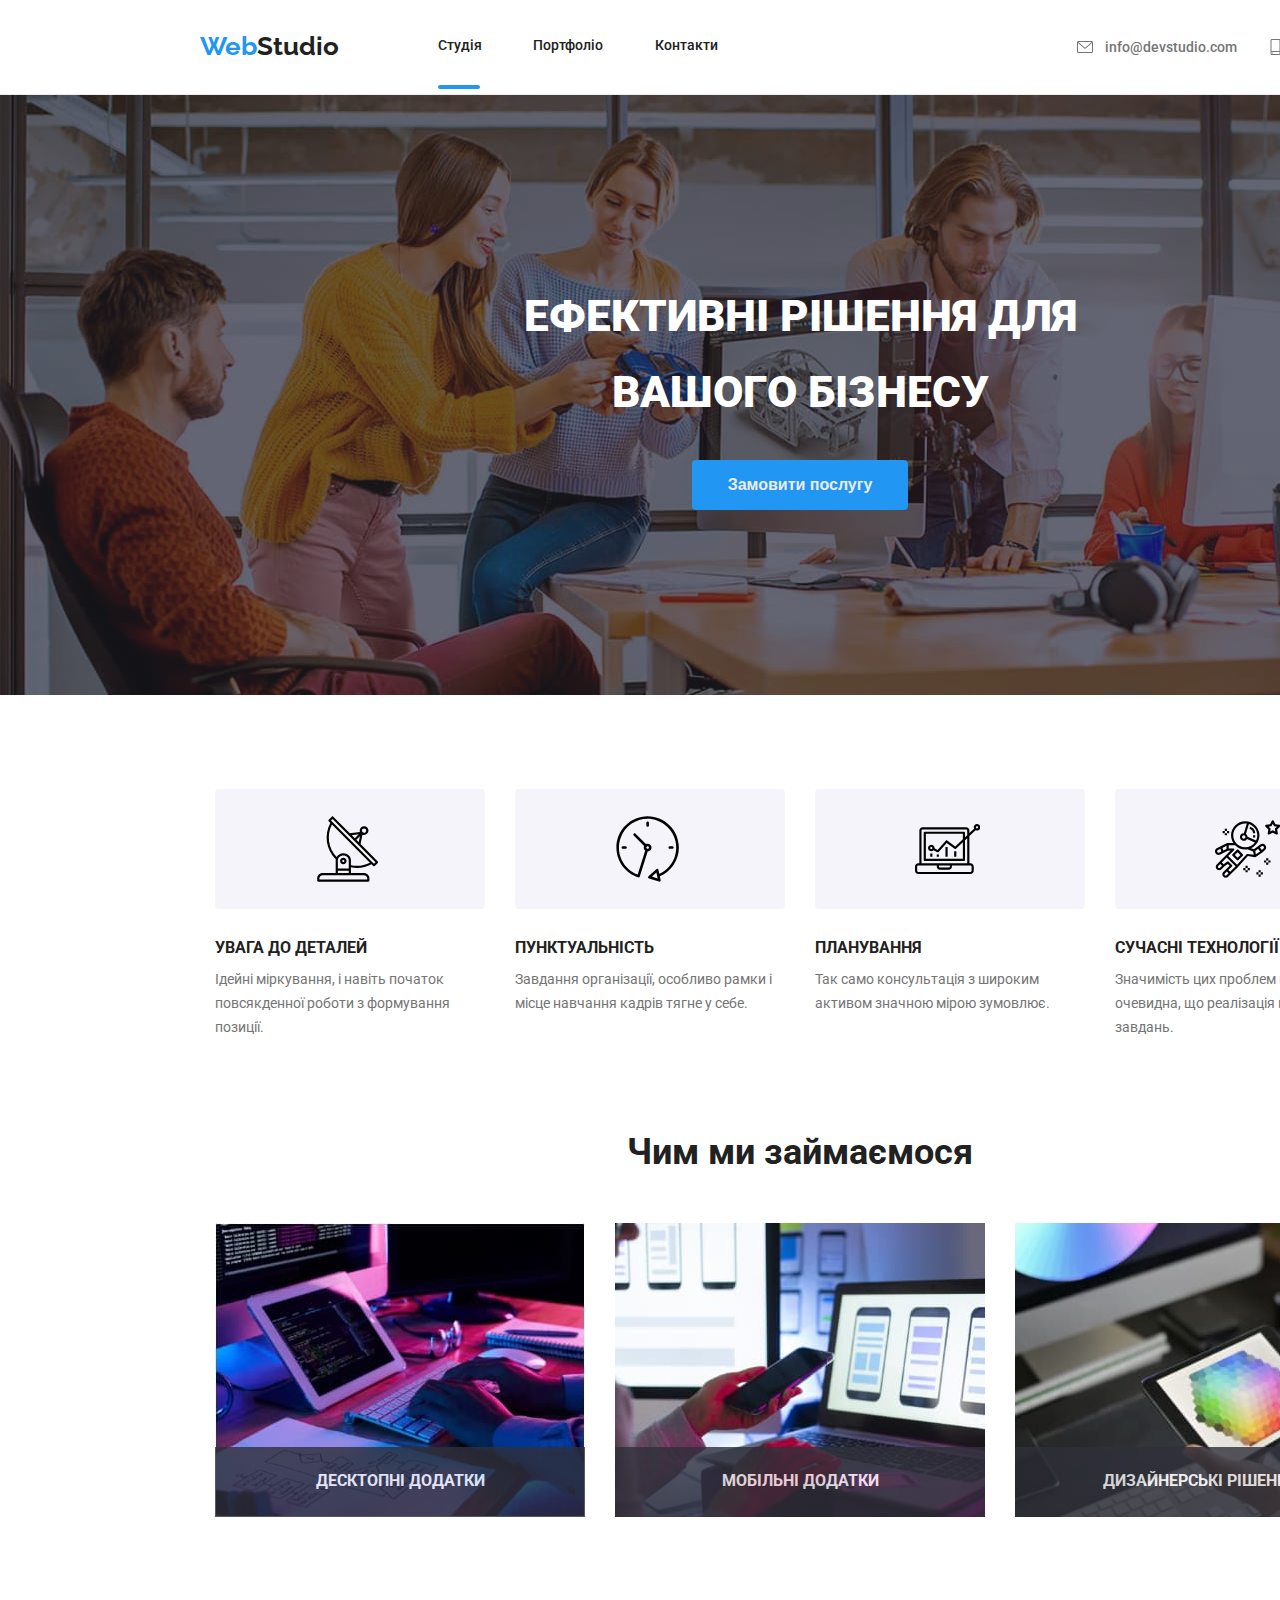
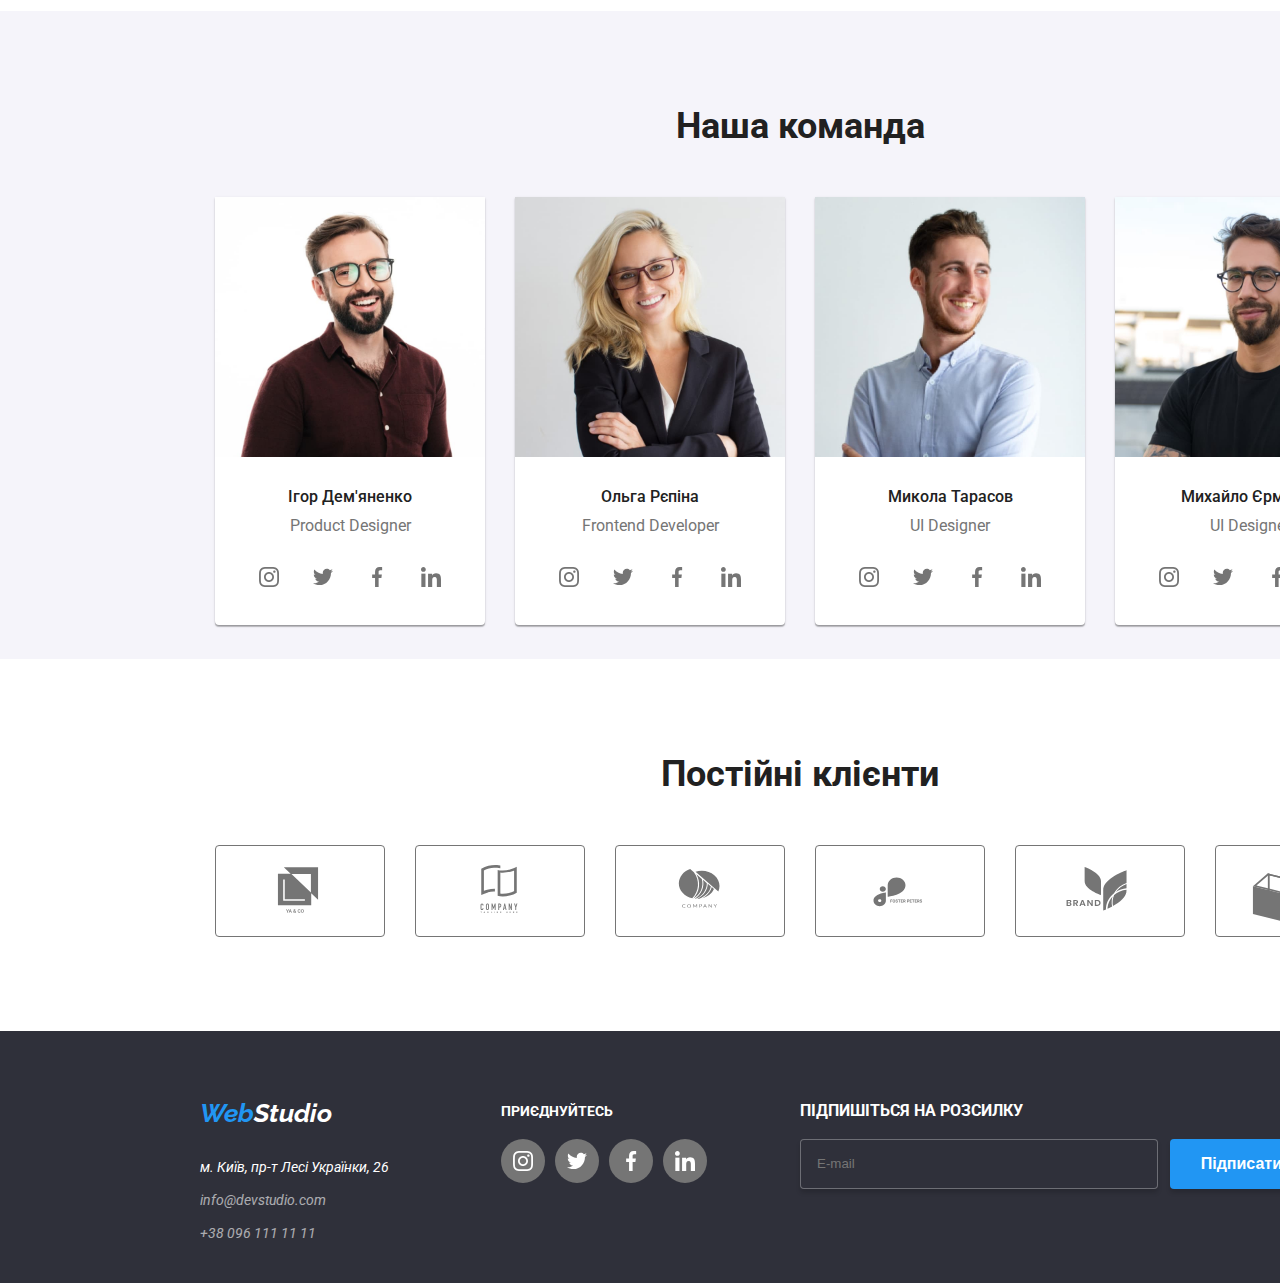
<file: index.html>
<!DOCTYPE html>
<html lang="ua">
  <head>
    <meta charset="UTF-8" />
    <meta name="viewport" content="width=device-width, initial-scale=1.0" />
    <title>Наша студія MoGo</title>
    <link rel="preconnect" href="https://fonts.googleapis.com" />
    <link rel="preconnect" href="https://fonts.gstatic.com" crossorigin />
    <link
      href="https://fonts.googleapis.com/css2?family=Raleway:ital,wght@0,100..900;1,100..900&family=Roboto&display=swap"
      rel="stylesheet"
    />
    <link rel="stylesheet" href="./css/style.css" />
    <link rel="stylesheet" href="./css/normalize.css" />
  </head>
  <body>
    <header class="header">
      <div class="container header-flex">
        <h2 class="visually-hidden"></h2>
        <a class="header-logo" href="./index.html"
          ><p lang="en">
            <span class="logo-start">Web</span
            ><span class="logo-end">Studio</span>
          </p></a
        >
        <nav class="header-nav">
          <ul class="header-list">
            <li class="header-item">
              <a class="header-link header-hover-item header-first-link" href="./index.html">Студія</a>
            </li>
            <li class="header-item">
              <a class="header-link header-hover-item" href="./portfolio.html">Портфоліо</a>
            </li>
            <li class="header-item">
              <a class="header-link header-hover-item" href="#">Контакти</a>
            </li>
          </ul>
        </nav>
        <ul class="header-contact">
          <li class="header-contact-item">
            <svg class="header-contact-email-img header-contact-img" width="20px" height="16px">
              <use href="./img/sprite.svg#envelope"></use>
            </svg>
            <a class="header-contact-mail header-contact-link header-hover-item" href="mailto:info@devstudio.com"
              >info@devstudio.com</a
            >
          </li>
          <li class="header-contact-item">
            <svg class="header-contact-smartphone-img header-contact-img" width="17px" height="16px">
              <use href="./img/sprite.svg#smartphone"></use>
            </svg>
            <a class="header-contact-number header-contact-link header-hover-item" href="tel:+380961111111"
              >+38 096 111 11 11</a
            >
          </li>
        </ul>
      </div>
    </header>
    <main class="main">
      <section class="hero">
        <div class="container hero-flex">
          <h1 class="hero-title">ЕФЕКТИВНІ РІШЕННЯ ДЛЯ ВАШОГО БІЗНЕСУ</h1>
          <button class="hero-button btn-open" type="button" data-modal-open>Замовити послугу</button>
        </div>
      </section>
      <section class="information">
        <div class="container information-flex">
          <h2 class="visually-hidden"></h2>
          <ul class="information-list">
            <li class="information-item">
              <div class="information-img-background">
                <svg class="information-img">
                  <use href="./img/sprite.svg#antenna"></use>
                </svg>
              </div>
              <h3 class="information-name">УВАГА ДО ДЕТАЛЕЙ</h3>
              <p class="information-main">
                Ідейні міркування, і навіть початок повсякденної роботи з
                формування позиції.
              </p>
            </li>
            <li class="information-item">
              <div class="information-img-background">
                <svg class="information-img">
                  <use href="./img/sprite.svg#clock"></use>
                </svg>
              </div>
              <h3 class="information-name">ПУНКТУАЛЬНІСТЬ</h3>
              <p class="information-main">
                Завдання організації, особливо рамки і місце навчання кадрів
                тягне у себе.
              </p>
            </li>
            <li class="information-item">
              <div class="information-img-background">
                <svg class="information-img">
                  <use href="./img/sprite.svg#diagram"></use>
                </svg>
              </div>
              <h3 class="information-name">ПЛАНУВАННЯ</h3>
              <p class="information-main">
                Так само консультація з широким активом значною мірою зумовлює.
              </p>
            </li>
            <li class="information-item">
              <div class="information-img-background">
                <svg class="information-img">
                  <use href="./img/sprite.svg#astronaut"></use>
                </svg>
              </div>
              <h3 class="information-name">СУЧАСНІ ТЕХНОЛОГІЇ</h3>
              <p class="information-main">
                Значимість цих проблем настільки очевидна, що реалізація
                планових завдань.
              </p>
            </li>
          </ul>
        </div>
      </section>
      <section class="work">
        <div class="container work-flex">
          <h2 class="work-name">Чим ми займаємося</h2>
          <ul class="work-list">
            <li class="work-item">
              <div class="work-img-div">
                <img
                class="work-img"
                src="./img/programming.jpg"
                alt="Програмування"
                width="370"
                height="294"
                />
                <h3 class="work-img-h3">
                  ДЕСКТОПНІ ДОДАТКИ
                </h3>
            </img>
            </li>
            <li class="work-item">
              <div class="work-img-div">
                <img
                class="work-img"
                src="./img/creatings-saits.jpg"
                alt="Створення сайтів"
                width="370"
                height="294"
                />
                <h3 class="work-img-h3">
                  МОБІЛЬНІ ДОДАТКИ
                </h3>
              </div>
              </img>
            </li>
            <li class="work-item">
              <div class="work-img-div">
                <img
                class="work-img"
                src="./img/desing.jpg"
                alt="Створення дизайну"
                width="370"
                height="294"
                />
                <h3 class="work-img-h3">
                  ДИЗАЙНЕРСЬКІ РІШЕННЯ
                </h3>
              </div>
              </img>
            </li>
          </ul>
        </div>
      </section>
      <section class="team">
        <div class="container team-flex">
          <h2 class="team-name">Наша команда</h2>
          <ul class="team-list">
            <li class="team-item">
              <figure class="team-figure">
                <img
                  class="team-img"
                  src="./img/product-designer.jpg  "
                  alt="Ігор Дем'яненко Product Designer"
                  width="270"
                  height="260"
                />
                <figcaption class="team-caption">
                  Ігор Дем'яненко
                  <p class="team-job" lang="en">Product Designer</p>
                </figcaption>
              </figure>
              <ul class="team-social-media-list">
                <li class="team-social-media-item">
                  <a class="information-social-media-link" href="https://www.instagram.com" target="_blank" rel="noopener noreferrer">
                    <svg class="team-social-media-svg">
                      <use href="./img/sprite.svg#instagram" class="team-social-media-link"></use>
                    </svg>
                  </a>
                </li>
                <li class="team-social-media-item">
                  <a class="information-social-media-link" href="https://x.com/?lang=ru" target="_blank" rel="noopener noreferrer">
                    <svg class="team-social-media-svg">
                      <use href="./img/sprite.svg#twitter" class="team-social-media-use"></use>
                    </svg>
                  </a>
                </li>
                <li class="team-social-media-item">
                  <a class="information-social-media-link" href="https://uk-ua.facebook.com" target="_blank" rel="noopener noreferrer">
                    <svg class="team-social-media-svg">
                      <use href="./img/sprite.svg#facebook" class="team-social-media-use"></use>
                    </svg>
                  </a>
                </li>
                <li class="team-social-media-item">
                  <a class="information-social-media-link" href="https://ua.linkedin.com" target="_blank" rel="noopener noreferrer">
                    <svg class="team-social-media-svg">
                      <use href="./img/sprite.svg#linkedin" class="team-social-media-use"></use>
                    </svg>
                  </a>
                </li>
              </ul>
            </li>
            <li class="team-item">
              <figure class="team-figure">
                <img
                  class="team-img"
                  src="./img/frontend-developer.jpg"
                  alt="Ольга Рєпіна Frontend Developer"
                  width="270"
                  height="260"
                />
                <figcaption class="team-caption">
                  Ольга Рєпіна
                  <p class="team-job" lang="en">Frontend Developer</p>
                </figcaption>
              </figure>
              <ul class="team-social-media-list">
                <li class="team-social-media-item">
                  <a class="information-social-media-link" href="https://www.instagram.com" target="_blank" rel="noopener noreferrer">
                    <svg class="team-social-media-svg">
                      <use href="./img/sprite.svg#instagram" class="team-social-media-link"></use>
                    </svg>
                  </a>
                </li>
                <li class="team-social-media-item">
                  <a class="information-social-media-link" href="https://x.com/?lang=ru" target="_blank" rel="noopener noreferrer">
                    <svg class="team-social-media-svg">
                      <use href="./img/sprite.svg#twitter" class="team-social-media-use"></use>
                    </svg>
                  </a>
                </li class="team-social-media-item">
                <li class="team-social-media-item">
                  <a class="information-social-media-link" href="https://uk-ua.facebook.com" target="_blank" rel="noopener noreferrer">
                    <svg class="team-social-media-svg">
                      <use href="./img/sprite.svg#facebook" class="team-social-media-use"></use>
                    </svg>
                  </a>
                </li>
                <li class="team-social-media-item">
                  <a class="information-social-media-link" href="https://ua.linkedin.com" target="_blank" rel="noopener noreferrer">
                    <svg class="team-social-media-svg">
                      <use href="./img/sprite.svg#linkedin" class="team-social-media-use"></use>
                    </svg>
                  </a>
                </li>
              </ul>
            </li>
            <li class="team-item">
              <figure class="team-figure">
                <img
                  class="team-img"
                  src="./img/marketing.jpg"
                  alt="Микола Тарасов Marketing"
                  width="270"
                  height="260"
                />
                <figcaption class="team-caption">
                  Микола Тарасов
                  <p class="team-job" lang="en">UI Designer</p>
                </figcaption>
              </figure>
              <ul class="team-social-media-list">
                <li class="team-social-media-item">
                  <a class="information-social-media-link" href="https://www.instagram.com" target="_blank" rel="noopener noreferrer">
                    <svg class="team-social-media-svg">
                      <use href="./img/sprite.svg#instagram" class="team-social-media-link"></use>
                    </svg>
                  </a>
                </li>
                <li class="team-social-media-item">
                  <a class="information-social-media-link" href="https://x.com/?lang=ru" target="_blank" rel="noopener noreferrer">
                    <svg class="team-social-media-svg">
                      <use href="./img/sprite.svg#twitter" class="team-social-media-use"></use>
                    </svg>
                  </a>
                </li>
                <li class="team-social-media-item">
                  <a class="information-social-media-link" href="https://uk-ua.facebook.com" target="_blank" rel="noopener noreferrer">
                    <svg class="team-social-media-svg">
                      <use href="./img/sprite.svg#facebook" class="team-social-media-use"></use>
                    </svg>
                  </a>
                </li>
                <li class="team-social-media-item">
                  <a class="information-social-media-link" href="https://ua.linkedin.com" target="_blank" rel="noopener noreferrer">
                    <svg class="team-social-media-svg">
                      <use href="./img/sprite.svg#linkedin" class="team-social-media-use"></use>
                    </svg>
                  </a>
                </li>
              </ul>
            </li>
            <li class="team-item">
              <figure class="team-figure">
                <img
                  class="team-img"
                  src="./img/ui-designer.jpg"
                  alt="Михайло Єрмаков UI Designer"
                  width="270"
                  height="260"
                />
                <figcaption class="team-caption">
                  Михайло Єрмаков
                  <p class="team-job" lang="en">UI Designer</p>
                </figcaption>
              </figure>
              <ul class="team-social-media-list">
                <li class="team-social-media-item">
                  <a class="information-social-media-link" href="https://www.instagram.com" target="_blank" rel="noopener noreferrer">
                    <svg class="team-social-media-svg">
                      <use href="./img/sprite.svg#instagram" class="team-social-media-link"></use>
                    </svg>
                  </a>
                </li>
                <li class="team-social-media-item">
                  <a class="information-social-media-link" href="https://x.com/?lang=ru" target="_blank" rel="noopener noreferrer">
                    <svg class="team-social-media-svg">
                      <use href="./img/sprite.svg#twitter" class="team-social-media-use"></use>
                    </svg>
                  </a>
                </li>
                <li class="team-social-media-item">
                  <a class="information-social-media-link" href="https://uk-ua.facebook.com" target="_blank" rel="noopener noreferrer">
                    <svg class="team-social-media-svg">
                      <use href="./img/sprite.svg#facebook" class="team-social-media-use"></use>
                    </svg>
                  </a>
                </li>
                <li class="team-social-media-item">
                  <a class="information-social-media-link" href="https://ua.linkedin.com" target="_blank" rel="noopener noreferrer">
                    <svg class="team-social-media-svg">
                      <use href="./img/sprite.svg#linkedin" class="team-social-media-use"></use>
                    </svg>
                  </a>
                </li>
              </ul>
            </li>
          </ul>
        </div>
      </section>
      <section class="customers">
        <div class="container">
          <h2 class="customers-name">
            Постійні клієнти
          </h2>
          <ul class="customers-list">
            <li class="customers-item">
              <a href="#" class="custumers-link">
                <svg class="customers-svg customers-first-svg">
                  <use class="customers-use" href="./img/sprite.svg#group-1"></use>
                </svg>
              </a>
            </li>
            <li class="customers-item">
              <a href="#" class="custumers-link">
                <svg class="customers-svg customers-second-child">
                  <use class="customers-use" href="./img/sprite.svg#group-2"></use>
                </svg>
              </a>
            </li>
            <li class="customers-item">
              <a href="#" class="custumers-link">
                <svg class="customers-svg customers-third-child">
                  <use class="customers-use" href="./img/sprite.svg#group-3"></use>
                </svg>
              </a>
            </li>
            <li class="customers-item">
              <a href="#" class="custumers-link">
                <svg class="customers-svg customers-fourth-child">
                  <use class="customers-use" href="./img/sprite.svg#group-4"></use>
                </svg>
              </a>
            </li>
            <li class="customers-item">
              <a href="#" class="custumers-link">
                <svg class="customers-svg customers-fifth-child">
                  <use class="customers-use" href="./img/sprite.svg#group-5"></use>
                </svg>
              </a>
            </li>
            <li class="customers-item">
              <a href="#" class="custumers-link">
                <svg class="customers-svg customers-sixth-child">
                  <use class="customers-use" href="./img/sprite.svg#group-6"></use>
                </svg>
              </a>
            </li>
          </ul>
        </div>
      </section>
    </main>
    <footer class="footer">
      <div class="container footer-flex">
        <h2 class="visually-hidden"></h2>
       <address class="footer-address">
        <a class="footer-logo" href="./index.html"
          ><p lang="en">
            <span class="logo-start">Web</span
            ><span class="footer-logo-end">Studio</span>
          </p></a
        >
        <ul class="footer-list">
          <li class="footer-item">
            <p class="footer-addres">м. Київ, пр-т Лесі Українки, 26</p>
          </li>
          <li class="footer-item">
            <a class="footer-contact" href="mailto:info@devstudio.com"
              >info@devstudio.com</a
            >
          </li>
          <li class="footer-item">
            <a class="footer-contact" href="tel:+380961111111"
              >+38 096 111 11 11</a
            >
          </li>
        </ul>
       </address>
       <div class="footer-social-wrapp">
        <h3 class="footer-social-media-name">
          ПРИЄДНУЙТЕСЬ
        </h3>
        <ul class="footer-social-media-list">
          <li class="footer-social-media-item">
            <a class="footer-social-media-link" href="https://www.instagram.com" target="_blank" rel="noopener noreferrer">
              <svg class="footer-social-media-svg">
                  <use href="./img/sprite.svg#instagram" class="footer-social-media-link"></use>
              </svg>
            </a>
          </li>
          <li class="footer-social-media-item">
            <a class="footer-social-media-link" href="https://x.com/?lang=ru" target="_blank" rel="noopener noreferrer">
              <svg class="footer-social-media-svg">
                <use href="./img/sprite.svg#twitter" class="footer-social-media-use"></use>
              </svg>
            </a>
          </li>
          <li class="footer-social-media-item">
            <a class="footer-social-media-link" href="https://uk-ua.facebook.com" target="_blank" rel="noopener noreferrer">
              <svg class="footer-social-media-svg">
                <use href="./img/sprite.svg#facebook" class="footer-social-media-use"></use>
              </svg>
            </a>
          </li>
          <li class="footer-social-media-item">
            <a class="footer-social-media-link" href="https://ua.linkedin.com" target="_blank" rel="noopener noreferrer">
              <svg class="footer-social-media-svg">
                  <use href="./img/sprite.svg#linkedin" class="footer-social-media-use"></use>
              </svg>
            </a>
          </li>
        </ul>
       </div>
       <div class="subscribe">
        <h3 class="subscribe-text">
          ПІДПИШІТЬСЯ НА РОЗСИЛКУ
        </h3>
        <form class="subscribe-form">
          <label class="subscribe-label">
            <input 
              class="subscribe-input" 
              type="email" 
              placeholder="E-mail"
              required 
              minlength="4" 
              maxlength="10"
              title="Адрес електронної почти введений некоректно! Приклад:example@mail.com">
          </label>
          <div class="subscribe-div">
            <button class="subscribe-btn" type="button">
              Підписатися
            </button>
            <svg class="subscribe-svg">
              <use class="subscribe-use" href="./img/sprite.svg#paper-plane"></use>
            </svg>
          </div>
        </form>
       </div>
      </div>
    </footer>
    <!-- modal -->
    <div class="backdrop is-hidden" data-modal>
    <div class="modal">
     <button class="btn" data-modal-close>
      <svg class="modal-close-btn-svg">
          <use class="modal-close-btn-use" href="./img/sprite.svg#cross"></use>
      </svg>
     </button>
    <h2 class="modal-name">
      Залиште свої дані, ми вам передзвонимо
    </h2>
    <form class="modal-form">
      <label class="modal-label">
        <span class="modal-span">
          Ім'я
        </span>
        <input 
        class="modal-input modal-input-name"
        type="text" 
        required 
        minlength="6" 
        maxlength="20" 
        pattern="^[a-zA-Z]+\s[a-zA-Z]+$"
        title="Користувач повинен мати ім'я, прізвище розділене пробілом та написане англійською мовою">
        <svg class="modal-svg" width="12px" height="12px">
          <use class="modal-use" href="./img/sprite.svg#human"></use>
        </svg>
      </label>
      <label class="modal-label">
        <span class="modal-span">
          Телефон
        </span>
        <input 
        class="modal-input modal-input-phone" 
        type="tel" 
        required 
        minlength="13"
        maxlength="13"
        title="Номер телефону введений некоректно! Приклад:+380000000000">
        <svg class="modal-svg" width="13px" height="13px">
          <use class="modal-use" href="./img/sprite.svg#phone"></use>
        </svg>
      </label>
      <label class="modal-label">
        <span class="modal-span">
          Пошта
        </span>
        <input 
        class="modal-input modal-input-mail" 
        type="email" 
        required 
        minlength="4" 
        maxlength="10"
        title="Адрес електронної почти введений некоректно! Приклад:example@mail.com">
        <svg class="modal-svg" width="15px" height="12px"> 
          <use class="modal-use" href="./img/sprite.svg#mail"></use>
        </svg>
      </label>
      <label class="modal-label modal-label-comment">
        <span class="modal-span">
          Коментар
        </span>
        <input 
        class="modal-input-comment" 
        id="comment"
        type="text" 
        maxlength="500"
        placeholder="Введіть текст">
      </label>
      <label class="modal-label-checkbox">
        <input 
        class="modal-input-checkbox" 
        id="checkbox"
        type="checkbox" 
        required>
        <span class="modal-span">Погоджуюся з розсилкою та приймаю <a class="modal-span-link" href="#">Умови договору</a></span>
      </label>
      <button class="modal-btn" type="button">
        Відправити
      </button>
    </form>
  </div>
</div>
    <!-- js -->
    <script src="./js/modal.js"></script>
  </body>
</html>
</file>
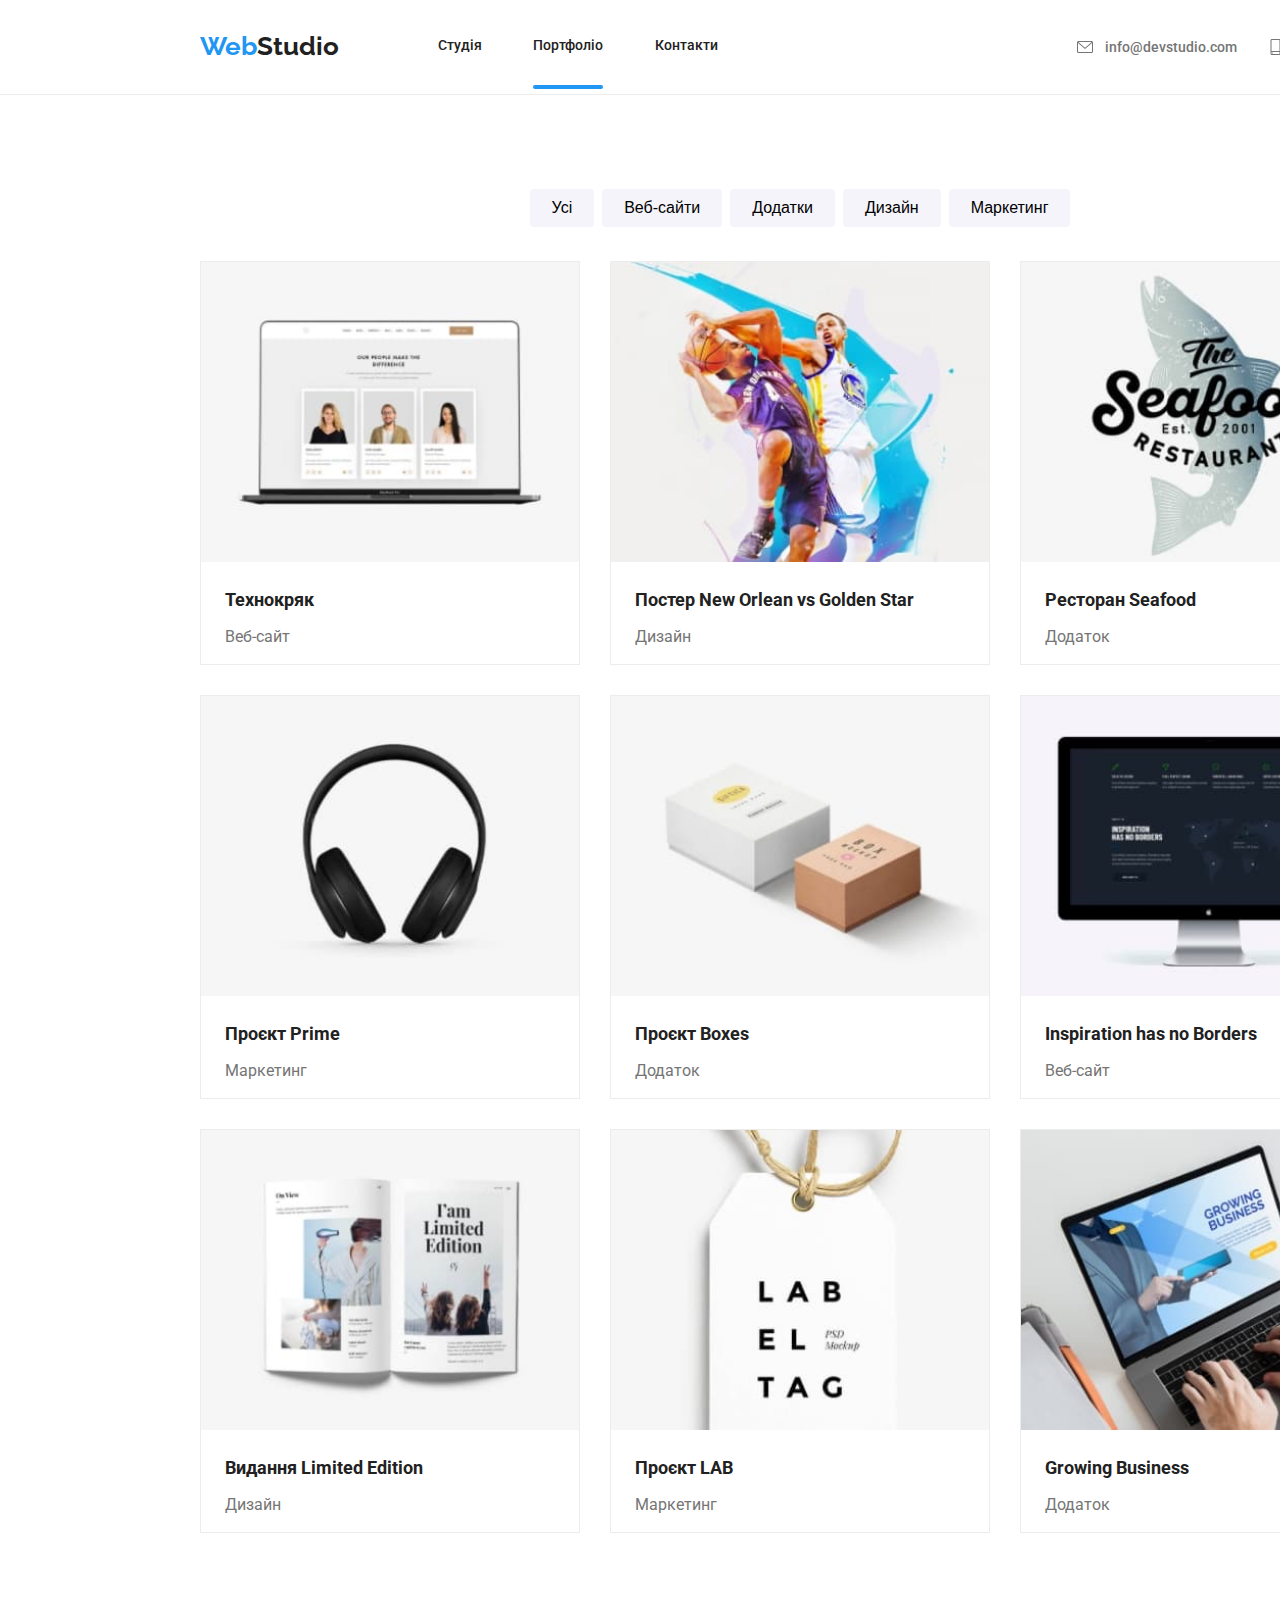
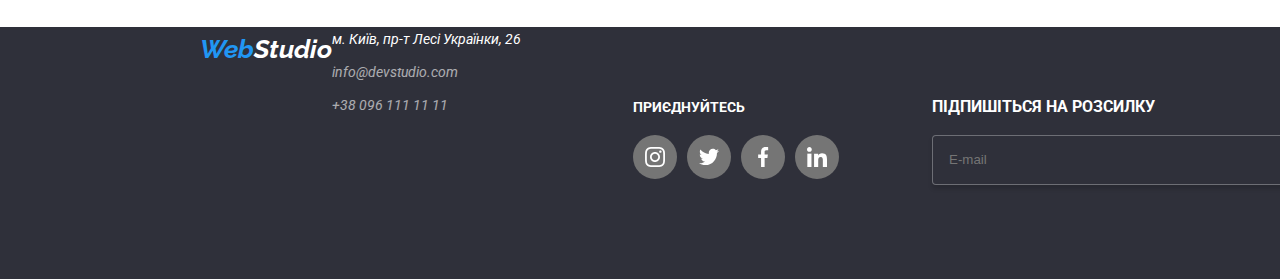
<file: portfolio.html>
<!DOCTYPE html>
<html lang="en">
  <head>
    <meta charset="UTF-8" />
    <meta name="viewport" content="width=device-width, initial-scale=1.0" />
    <title>WebStudio Portfolio</title>
    <link rel="preconnect" href="https://fonts.googleapis.com">
<link rel="preconnect" href="https://fonts.gstatic.com" crossorigin>
<link href="https://fonts.googleapis.com/css2?family=Raleway:ital,wght@0,100..900;1,100..900&family=Roboto&display=swap" rel="stylesheet">
    <link rel="stylesheet" href="./css/style.css">
    <link rel="stylesheet" href="./css/normalize.css">
  </head>
  <body>
    <header class="header">
      <div class="container header-flex">
        <h2 class="visually-hidden"></h2>
        <a class="header-logo" href="./index.html"
          ><p lang="en">
            <span class="logo-start">Web</span
            ><span class="logo-end">Studio</span>
          </p></a
        >
        <nav class="header-nav">
          <ul class="header-list">
            <li class="header-item">
              <a class="header-link header-hover-item" href="./index.html">Студія</a>
            </li>
            <li class="header-item">
              <a class="header-link header-hover-item header-second-link" href="./portfolio.html">Портфоліо</a>
            </li>
            <li class="header-item">
              <a class="header-link header-hover-item" href="#">Контакти</a>
            </li>
          </ul>
        </nav>
        <ul class="header-contact">
          <li class="header-contact-item">
            <svg class="header-contact-email-img header-contact-img" width="20px" height="16px">
              <use href="./img/sprite.svg#envelope"></use>
            </svg>
            <a class="header-contact-mail header-contact-link header-hover-item" href="mailto:info@devstudio.com"
              >info@devstudio.com</a
            >
          </li>
          <li class="header-contact-item">
            <svg class="header-contact-smartphone-img header-contact-img" width="17px" height="16px">
              <use href="./img/sprite.svg#smartphone"></use>
            </svg>
            <a class="header-contact-number header-contact-link header-hover-item" href="tel:+380961111111"
              >+38 096 111 11 11</a
            >
          </li>
        </ul>
      </div>
    </header>
    <main class="main main-portfolio">
      <div class="container sorting-flex">
      <ul class="sorting-list">
        <li class="sorting-item"><button class="sorting-button" type="button">Усі</button></li>
        <li class="sorting-item"><button class="sorting-button" type="button">Веб-сайти</button></li>
        <li class="sorting-item"><button class="sorting-button" type="button">Додатки</button></li>
        <li class="sorting-item"><button class="sorting-button" type="button">Дизайн</button></li>
        <li class="sorting-item"><button class="sorting-button" type="button">Маркетинг</button></li>
      </ul>
      </div>
      <div class="container projects-flex">
      <ul class="projects-list">
        <li class="projects-item">
          <a class="projects-link" href="#">
            <div class="projects-img-wrapp">
              <img class="projects-img" src="./img/techno.jpg" alt="Технокряк" />
              <div class="projects-overlay">
                <p class="projects-overlay-text">
                  Ресурс пропонує комплексні пропозиції з різним рівнем функціоналу та сервісів. Все це дозволить відвідувачу отримати вичерпні відомості про компанію чи приватну особу.
                </p>
              </div>
            </div>
            <h2 class="projects-name">Технокряк</h2>
            <p class="projects-caption">Веб-сайт</p>
          </a>
        </li>
        <li class="projects-item">
          <a class="projects-link" href="#">
            <div class="projects-img-wrapp">
              <img class="projects-img" src="./img/poester-new-orlean-vs-golden-star.jpg" alt="Постер New Orlean vs Golden Star" />
              <div class="projects-overlay">
                <p class="projects-overlay-text">
                  Ресурс пропонує комплексні пропозиції з різним рівнем функціоналу та сервісів. Все це дозволить відвідувачу отримати вичерпні відомості про компанію чи приватну особу.
                </p>
              </div>
            </div>
            <h2 class="projects-name">Постер New Orlean vs Golden Star</h2>
            <p class="projects-caption">Дизайн</p>
          </a>
        </li>
        <li class="projects-item">
          <a class="projects-link" href="#">
            <div class="projects-img-wrapp">
              <img class="projects-img" src="./img/restoran-seafood.jpg" alt="Ресторан Seafood" />
              <div class="projects-overlay">
                <p class="projects-overlay-text">
                  Ресурс пропонує комплексні пропозиції з різним рівнем функціоналу та сервісів. Все це дозволить відвідувачу отримати вичерпні відомості про компанію чи приватну особу.
                </p>
              </div>
            </div>
            <h2 class="projects-name">Ресторан Seafood</h2>
            <p class="projects-caption">Додаток</p>
          </a>
        </li>
        <li class="projects-item">
          <a class="projects-link" href="#">
            <div class="projects-img-wrapp">
              <img class="projects-img" src="./img/project-prime.jpg" alt="Проєкт Prime" />
              <div class="projects-overlay">
                <p class="projects-overlay-text">
                  Ресурс пропонує комплексні пропозиції з різним рівнем функціоналу та сервісів. Все це дозволить відвідувачу отримати вичерпні відомості про компанію чи приватну особу.
                </p>
              </div>
            </div>
            <h2 class="projects-name">Проєкт Prime</h2>
            <p class="projects-caption">Маркетинг</p>
          </a>
        </li>
        <li class="projects-item">
          <a class="projects-link" href="#">
            <div class="projects-img-wrapp">
              <img class="projects-img" src="./img/project-boxes.jpg" alt="Проєкт Boxes" />
              <div class="projects-overlay">
                <p class="projects-overlay-text">
                  Ресурс пропонує комплексні пропозиції з різним рівнем функціоналу та сервісів. Все це дозволить відвідувачу отримати вичерпні відомості про компанію чи приватну особу.
                </p>
              </div>
            </div>
            <h2 class="projects-name">Проєкт Boxes</h2>
            <p class="projects-caption">Додаток</p>
          </a>
        </li>
        <li class="projects-item">
          <a class="projects-link" href="#">
            <div class="projects-img-wrapp">
              <img class="projects-img" src="./img/inspiration-has-no-borders.jpg" alt="Inspiration has no Borders" />
              <div class="projects-overlay">
                <p class="projects-overlay-text">
                  Ресурс пропонує комплексні пропозиції з різним рівнем функціоналу та сервісів. Все це дозволить відвідувачу отримати вичерпні відомості про компанію чи приватну особу.
                </p>
              </div>
            </div>
            <h2 class="projects-name">Inspiration has no Borders</h2>
            <p class="projects-caption">Веб-сайт</p>
          </a>
        </li>
        <li class="projects-item">
          <a class="projects-link" href="#">
            <div class="projects-img-wrapp">
              <img class="projects-img" src="./img/limited-edition.jpg" alt="Видання Limited Edition" />
              <div class="projects-overlay">
                <p class="projects-overlay-text">
                  Ресурс пропонує комплексні пропозиції з різним рівнем функціоналу та сервісів. Все це дозволить відвідувачу отримати вичерпні відомості про компанію чи приватну особу.
                </p>
              </div>
            </div>
            <h2 class="projects-name">Видання Limited Edition</h2>
            <p class="projects-caption">Дизайн</p>
          </a>
        </li>
        <li class="projects-item">
          <a class="projects-link" href="#">
            <div class="projects-img-wrapp">
              <img class="projects-img" src="./img/project-lab.jpg" alt="Проєкт LAB" />
              <div class="projects-overlay">
                <p class="projects-overlay-text">
                  Ресурс пропонує комплексні пропозиції з різним рівнем функціоналу та сервісів. Все це дозволить відвідувачу отримати вичерпні відомості про компанію чи приватну особу.
                </p>
              </div>
            </div>
            <h2 class="projects-name">Проєкт LAB</h2>
            <p class="projects-caption">Маркетинг</p>
          </a>
        </li>
        <li class="projects-item">
          <a class="projects-link" href="#">
            <div class="projects-img-wrapp">
              <img class="projects-img" src="./img/growing-business.jpg" alt="Growing Business" />
              <div class="projects-overlay">
                <p class="projects-overlay-text">
                  Ресурс пропонує комплексні пропозиції з різним рівнем функціоналу та сервісів. Все це дозволить відвідувачу отримати вичерпні відомості про компанію чи приватну особу.
                </p>
              </div>
            </div>
            <h2 class="projects-name">Growing Business</h2>
            <p class="projects-caption">Додаток</p>
          </a>
        </li>
      </ul>
      </div>
    </main>
    <footer class="footer">
      <div class="container footer-flex">
        <h2 class="visually-hidden"></h2>
       <address class="footer-logo-address">
        <a class="footer-logo" href="./index.html"
          ><p lang="en">
            <span class="logo-start">Web</span
            ><span class="footer-logo-end">Studio</span>
          </p></a
        >
       </address>
       <address class="footer-list-address">
        <ul class="footer-list">
          <li class="footer-item">
            <p class="footer-addres">м. Київ, пр-т Лесі Українки, 26</p>
          </li>
          <li class="footer-item">
            <a class="footer-contact" href="mailto:info@devstudio.com"
              >info@devstudio.com</a
            >
          </li>
          <li class="footer-item">
            <a class="footer-contact" href="tel:+380961111111"
              >+38 096 111 11 11</a
            >
          </li>
        </ul>
       </address>
       <div class="footer-social-wrapp">
        <h3 class="footer-social-media-name">
          ПРИЄДНУЙТЕСЬ
        </h3>
        <ul class="footer-social-media-list">
          <li class="footer-social-media-item">
            <a class="footer-social-media-link" href="https://www.instagram.com" target="_blank" rel="noopener noreferrer">
              <svg class="footer-social-media-svg">
                  <use href="./img/sprite.svg#instagram" class="footer-social-media-link"></use>
              </svg>
            </a>
          </li>
          <li class="footer-social-media-item">
            <a class="footer-social-media-link" href="https://x.com/?lang=ru" target="_blank" rel="noopener noreferrer">
              <svg class="footer-social-media-svg">
                <use href="./img/sprite.svg#twitter" class="footer-social-media-use"></use>
              </svg>
            </a>
          </li>
          <li class="footer-social-media-item">
            <a class="footer-social-media-link" href="https://uk-ua.facebook.com" target="_blank" rel="noopener noreferrer">
              <svg class="footer-social-media-svg">
                <use href="./img/sprite.svg#facebook" class="footer-social-media-use"></use>
              </svg>
            </a>
          </li>
          <li class="footer-social-media-item">
            <a class="footer-social-media-link" href="https://ua.linkedin.com" target="_blank" rel="noopener noreferrer">
              <svg class="footer-social-media-svg">
                  <use href="./img/sprite.svg#linkedin" class="footer-social-media-use"></use>
              </svg>
            </a>
          </li>
        </ul>
       </div>
       <div class="subscribe">
        <h3 class="subscribe-text">
          ПІДПИШІТЬСЯ НА РОЗСИЛКУ
        </h3>
        <form class="subscribe-form">
          <label class="subscribe-label">
            <input 
              class="subscribe-input" 
              type="email" 
              placeholder="E-mail"
              required 
              minlength="4" 
              maxlength="10"
              title="Адрес електронної почти введений некоректно! Приклад:example@mail.com">
          </label>
          <div class="subscribe-div">
            <button class="subscribe-btn" type="button">
              Підписатися
            </button>
            <svg class="subscribe-svg">
              <use class="subscribe-use" href="./img/sprite.svg#paper-plane"></use>
            </svg>
          </div>
        </form>
       </div>
      </div>
    </footer>
  </body>
</html>
</file>
<file: css/style.css>
:root {
  --logo-color: #2196f3;
  --third-text-color: #757575;
  --second-text-color: #ececec;
  --main-text-color: #212121;
  --team-background-color: #f5f4fa;
  --second-background-color: #2f303a;
  --main-background-color: #ffffff;
  --hero-overlay: #2f303a66;
}

.container {
  width: 1230px;
  height: 100%;
  padding-left: 15px;
  padding-right: 15px;
  margin: 0 auto;
  /* outline: red solid 1px; */
}

body {
  color: var(--main-text-color);
  font-family: "Roboto", sans-serif;
  font-size: 14px;
  font-weight: 400;
  line-height: calc(24 / 14);
  width: 1600px;
  margin: 0 auto;
}

/* HEADER */

.header {
  background-color: var(--main-background-color);
  border-bottom: 1px solid var(--second-text-color);
}

.header-flex {
  display: flex;
  align-items: center;
}

.header-logo,
.footer-logo {
  font-family: "Raleway", sans-serif;
  font-size: 26px;
  font-weight: 700;
  line-height: (calc(31 / 26));
}

.logo-start {
  color: var(--logo-color);
}

.logo-end {
  color: var(--main-text-color);
}

.footer-logo-end {
  color: var(--main-background-color);
}

.header-logo {
  margin-top: 24px;
  margin-bottom: 25px;
  margin-right: 93px;
  width: 145px;
}

.header-nav {
  line-height: (calc(16 / 14));
  font-weight: 500;
}

.header-list {
  display: flex;
}

.header-item:not(:last-child) {
  width: 44px;
  margin-right: 51px;
}

.header-item:nth-child(2) {
  width: 72px;
  margin-right: 50px;
}

.header-item:nth-child(3) {
  width: 64px;
}

.header-hover-item:is(:focus, :hover) {
  color: var(--logo-color);
}

.header-link {
  color: var(--main-text-color);
  padding: 10px 0px;
}

.header-first-link::after {
  content: " ";
  
  position: relative;
  top: 28px;

  display: block;

  width: 42px;
  height: 4px;

  border-radius: 2px;

  background-color: var(--logo-color);
}

.header-second-link::after {
  content: " ";
  
  position: relative;
  top: 28px;

  display: block;

  width: 70px;
  height: 4px;

  border-radius: 2px;

  background-color: var(--logo-color);
}

.header-first-link,
.header-second-link {
  line-height: (calc(16 / 14));
}

.header-contact {
  font-weight: 500;
  line-height: (calc(16 / 14));
  display: flex;
  flex-wrap: wrap;
  margin-left: auto;
}

.header-contact-item {
  display: flex;
  align-items: center;
  cursor: pointer;
}

.header-contact-item:is(:hover, :focus) .header-contact-link {
  color: var(--logo-color);
}

.header-contact-item:is(:hover, :focus) .header-contact-img {
  fill: var(--logo-color);
}

.header-contact-img {
  fill: var(--third-text-color);
}

.header-contact-email-img {
  margin-right: 10px;
}

.header-contact-mail {
  color: var(--third-text-color);
  margin-right: 30px;
}

.header-contact-number {
  color: var(--third-text-color);
}

/* MAIN AND OTHER */

/* H2 */

.visually-hidden {
  position: absolute;
  width: 1px;
  height: 1px;
  margin: -1px;
  border: 0;
  padding: 0;
  clip: rect(0 0 0 0);
  overflow: hidden;
}

/* PORTFOLIO */

.main-portfolio {
  margin-bottom: 94px;
}

/* BACKDROP */

.backdrop {
  position: fixed;
  top: 0;
  left: 0;
  width: 100%;
  height: 100%;
  background-color: rgba(0, 0, 0, 0.5);
  opacity: 1;
}

.backdrop.is-hidden {
  opacity: 0;
  pointer-events: none;
}

.no-scroll {
  overflow: hidden;
}

.modal {
  position: absolute;
  top: 50%;
  left: 50%;
  width: 528px;
  height: 581px;
  padding: 15px;
  transform: translate(-50%, -50%);
  border-radius: 4px;
  box-shadow: 0px 2px 1px 0px rgba(0, 0, 0, 0.2),
    0px 1px 1px 0px rgba(0, 0, 0, 0.14), 0px 1px 3px 0px rgba(0, 0, 0, 0.12);
  background: rgb(255, 255, 255);
}

.btn {
  position: relative;
  left: 475px;
  top: -7px;

  width: 30px;
  height: 30px;
  background: rgb(255, 255, 255);
  border: 1px solid rgba(0, 0, 0, 0.1);
  border-radius: 50%;
}

.btn:is(:hover, :focus) {
  fill: var(--logo-color);
}

.modal-close-btn-svg {
  width: 13px;
  height: 13px;
}

.modal-name {
  position: relative;
  top: 2px;

  font-size: 20px;
  font-weight: 700;
  line-height: calc(23 / 20);
  letter-spacing: 3%;

  text-align: center;

  margin-bottom: 11px;
}

.modal-form {
  display: flex;
  flex-direction: column;
}

.modal-label {
  display: flex;
  flex-direction: column;
  margin: 0 auto;
  margin-bottom: 10px;
  position: relative;
}

.modal-input {
  width: 448px;
  min-height: 40px;

  box-sizing: border-box;
  border: 1px solid rgba(33, 33, 33, 0.2);
  border-radius: 4px;

  padding-left: 42.5px;
}

.modal-input:is(:hover, :focus) {
  border-color: var(--logo-color);
}

.modal-input:is(:hover, :focus) + .modal-svg {
  fill: var(--logo-color);
}

.modal-input-comment {
  height: 120px;
  padding-bottom: 90px;
  width: 448px;
  min-height: 40px;

  box-sizing: border-box;
  border: 1px solid rgba(33, 33, 33, 0.2);
  border-radius: 4px;
  padding-left: 16px;
  padding-top: 12px;

  margin-bottom: 20px;
}

.modal-label-checkbox {
  margin: 0 auto;
  margin-bottom: 30px;
}

.modal-input-checkbox {
  background: var(--main-text-color);
}

.modal-span:not(:last-child) {
  color: var(--third-text-color);

  font-size: 12px;
  line-height: 14px;
  letter-spacing: 1%;

  margin-bottom: 4px;
}

.modal-span:last-child {
  color: var(--third-text-color);
  letter-spacing: 3%;
}

.modal-span-link {
  color: var(--logo-color);
  text-decoration: underline;
}

.modal-svg {
  position: absolute;
  left: 14px;
  top: 54%;
}

.modal-btn {
  margin: 0 auto;

  color: var(--main-background-color);

  font-size: 16px;
  font-weight: 700;
  line-height: calc(30 / 16);
  letter-spacing: 6%;

  width: 200px;
  height: 50px;

  border-radius: 4px;
  box-shadow: 0px 4px 4px 0px rgba(0, 0, 0, 0.15);
  background: var(--logo-color);
}

/* HERO */

.hero {
  margin: 0 auto;
  height: 600px;
  text-align: center;
  background-color: var(--second-background-color);
  background-image: linear-gradient(
      to right,
      var(--hero-overlay),
      var(--hero-overlay)
    ),
    url(../img/hero-background.jpg);
  background-repeat: no-repeat;
  margin-bottom: 94px;
}

.hero-flex {
  display: flex;
  align-items: center;
  flex-direction: column;
  height: 100%;
  justify-content: center;
}

.hero-title {
  font-size: 44px;
  font-weight: 900;
  line-height: (calc(60 / 44));
  width: 696px;
  color: var(--main-background-color);
  /* margin: auto 40px; */
}

.hero-button {
  color: var(--second-text-color);
  font-size: 16px;
  font-weight: 700;
  line-height: calc(30 / 16);
  width: 216px;
  height: 50px;
  border-radius: 4px;
  cursor: pointer;
  background: var(--logo-color);
  border: none;
  margin-top: 30px;
}

/* INFORMATION */

.information {
  height: 248px;
  margin-bottom: 94px;
}

.information-name {
  font-weight: 700;
  line-height: calc(16 / 14);
  margin-bottom: 10px;
}

.information-list {
  display: flex;
  margin-left: auto;
  margin-right: auto;
  margin-bottom: 94px;
  justify-content: center;
  gap: 30px;
}

.information-item {
  width: 270px;
}

.information-img-background {
  width: 270px;
  height: 120px;

  background-color: var(--team-background-color);

  margin-bottom: 30px;

  border-radius: 4px;
}

.information-img {
  position: relative;
  left: 100px;
  top: 25px;

  width: 65.32px;
  height: 70px;

  background-color: var(--team-background-color);
}

.information-main {
  color: var(--third-text-color);
}

/* WORK */

.work {
  margin-bottom: 94px;
}
.work-name,
.team-name {
  font-size: 36px;
  font-weight: 700;
  line-height: calc(42 / 36);
  text-align: center;
}

.work-name {
  margin-left: auto;
  margin-right: auto;
  margin-bottom: 50px;
}

.work-list {
  display: flex;
  justify-content: center;
}

.work-img-div {
  position: relative;
}

.work-img-h3 {
  display: flex;
  align-items: center;
  justify-content: center;

  position: absolute;
  bottom: 0;

  margin-top: 27px;

  color: var(--main-background-color);
  font-weight: 700;
  line-height: calc(16 / 14);
  letter-spacing: 3%;

  width: 100%;
  height: 70px;

  background: var(--second-background-color);
  opacity: 80%;
}

.work-item:not(:last-child) {
  margin-right: 30px;
}

/* TEAM */

.team {
  background-color: var(--team-background-color);
  height: 648px;
  margin: 0 auto;
  text-align: center;
}

.team-name {
  display: inline-block;
  margin-top: 94px;
  margin-bottom: 50px;
  margin-left: auto;
  margin-right: auto;
}

.team-list {
  display: flex;
  margin-left: auto;
  margin-right: auto;
  justify-content: center;
}

.team-item {
  width: 270px;
  height: 428px;
  border-radius: 0px 0px 4px 4px;
  box-shadow: 0px 2px 1px 0px rgba(0, 0, 0, 0.2),
    0px 1px 1px 0px rgba(0, 0, 0, 0.14), 0px 1px 3px 0px rgba(0, 0, 0, 0.12);
  background: var(--main-background-color);
}

.team-item:not(:last-child) {
  margin-right: 30px;
}

.team-figure {
  text-align: center;
}

.team-caption {
  font-size: 16px;
  font-weight: 500;
  line-height: calc(19 / 16);

  margin-top: 30px;
}

.team-job {
  color: var(--third-text-color);
  font-size: 16px;
  font-weight: 400;
  line-height: calc(19 / 16);

  margin-top: 10px;
  margin-bottom: 20px;
}

.team-social-media-list {
  display: flex;
  justify-content: center;
  gap: 10px;
}

.team-social-media-item,
.footer-social-media-item {
  display: flex;
  align-items: center;
  justify-content: center;
  width: 44px;
  height: 44px;
  border-radius: 50%;
}

.team-social-media-item:is(:hover, :focus),
.footer-social-media-item:is(:hover, :focus) {
  background: var(--logo-color);
  cursor: pointer;
}

.team-social-media-item:is(:hover, :focus) .team-social-media-svg {
  fill: var(--main-background-color);
}

.team-social-media-link {
  width: 100%;
  height: 100%;
}

.team-social-media-svg,
.footer-social-media-svg {
  display: block;
  width: 20px;
  height: 20px;
  fill: var(--third-text-color);
}

/* CUSTOMERS */

.customers {
  width: 1170px;
  height: 372px;
  margin-left: 185px;
}

.customers-name {
  padding-top: 94px;
  margin-bottom: 50px;
  color: var(--main-text-color);
  font-size: 36px;
  font-weight: 700;
  line-height: calc(42 / 36);
  text-align: center;
}

.customers-list {
  display: flex;
  justify-content: center;
  gap: 30px;
}

.customers-item {
  width: 170px;
  height: 92px;
  box-sizing: border-box;
  border: 1px solid var(--third-text-color);
  border-radius: 4px;
}

.customers-item:is(:hover, :focus) {
  cursor: pointer;
  border-color: var(--logo-color);
}

.customers-item:is(:hover, :focus) .customers-svg {
  fill: var(--logo-color);
}

.customers-link {
  display: block;
}

.customers-svg {
  position: relative;
  fill: var(--third-text-color);
}

.customers-first-svg {
  width: 46px;
  height: 52.7px;
  left: 35%;
  top: 20%;
}

.customers-second-child {
  width: 48px;
  height: 60px;
  left: 35%;
  top: 15%;
}

.customers-third-child {
  width: 43.46px;
  height: 41.18px;
  left: 37%;
  top: 25%;
}

.customers-fourth-child {
  width: 124.44px;
  height: 80.62px;
  left: 15%;
  top: 10%;
}

.customers-fifth-child {
  width: 77.54px;
  height: 60.43px;
  left: 25%;
  top: 15%;
}

.customers-sixth-child {
  width: 153.79px;
  height: 103.93px;
  left: 7%;
}

/* FOOTER */

.footer {
  height: 252px;
  background-color: var(--second-background-color);
  margin: 0 auto;
}

.footer-flex {
  display: flex;

  height: 100%;
}

.footer-address {
  padding-top: 60px;
}

.footer-logo {
  display: block;
  margin-bottom: 20px;
}

.footer-list {
  width: 231px;
}

.footer-item {
  margin-bottom: 9px;
  color: var(--main-background-color);
}

.footer-contact {
  color: var(--main-background-color);
  opacity: 60%;
}

.footer-item:last-child {
  margin-bottom: 60px;
}

.footer-social-wrapp {
  margin-left: 70px;
  margin-top: 72px;

  width: 206px;
  height: 80px;
}

.footer-social-media-name {
color: var(--main-background-color);

font-size: 14px;
font-weight: 700;
line-height: calc(16 / 14);

margin-bottom: 20px;
}

.footer-social-media-list {
  display: flex;
  gap: 10px;
}

.footer-social-media-item {
  background: var(--third-text-color);
}

.footer-social-media-svg {
  fill: var(--main-background-color);
}

.subscribe {
width: 574px;
height: 86px;

margin-left: 93px;
margin-top: 72px;
}

.subscribe-text {
  color: var(--main-background-color);

font-weight: 700;
line-height: 16px;
letter-spacing: 3%;

margin-bottom: 20px;
}

.subscribe-form {
  display: flex;
}

.subscribe-input {
width: 358px;
height: 50px;

  box-sizing: border-box;
border: 1px solid rgba(255, 255, 255, 0.3);
 border-radius: 4px; 
box-shadow: 0px 4px 4px 0px rgba(0, 0, 0, 0.15);
background: var(--second-background-color);

margin-right: 12px;

padding-left: 16px;
}

.subscribe-div {
  position: relative;

  width: 200px;
height: 50px;
}

.subscribe-btn {

width: 200px;
height: 50px;

  border-radius: 4px; 
box-shadow: 0px 4px 4px 0px rgba(0, 0, 0, 0.15);
background: rgb(33, 150, 243);

color: var(--main-background-color);
font-size: 16px;
font-weight: 700;
line-height: 30px;
letter-spacing: 6%;
padding-right: 67px;
padding-left: 28px;
}

.subscribe-svg {
position: absolute;
right: 23px;
transform: translateY(50%);

width: 24px;
height: 24px;
}

/* SORTING */

.sorting-list {
  display: flex;
  flex-wrap: wrap;
  margin-top: 94px;
  margin-bottom: 34px;
  justify-content: center;
  gap: 8px;
}

.sorting-button {
  font-size: 16px;
  font-weight: 500;
  line-height: calc(26 / 16);
  background: var(--team-background-color);
  cursor: pointer;
  border-radius: 4px;
  flex-basis: calc((100% - 4 * 8) / 5);
  padding: 6px 22px;
}

.sorting-button:nth-child(1) {
  padding: left bottom 25px;
}

.sorting-button:is(:focus, :hover) {
  color: var(--main-background-color);
  background: var(--logo-color);
  box-shadow: 0px 2px 2px 0px rgba(0, 0, 0, 0.12),
    0px 1px 2px 0px rgba(0, 0, 0, 0.08), 0px 3px 1px 0px rgba(0, 0, 0, 0.1);
}

/* PROJECTS */

.projects {
  margin-bottom: 94px;
}

.projects-list {
  display: flex;
  flex-wrap: wrap;
  justify-content: center;
  gap: 30px;
}

.projects-item {
  position: relative;
  height: 404px;

  flex-basis: calc((100% - 2 * 30px) / 3);
  box-sizing: border-box;
  border: 1px solid var(--second-text-color);

  cursor: pointer;

  /* overflow: hidden; */
}

.projects-item:is(:hover, :focus) {
  box-shadow: 1px 4px 6px 0px rgba(0, 0, 0, 0.16),
    0px 4px 4px 0px rgba(0, 0, 0, 0.06), 0px 1px 1px 0px rgba(0, 0, 0, 0.12);
}

.projects-item:is(:hover, :focus) .projects-overlay {
  transform: translateY(0%);

  transition: all 275ms ease-in-out 83ms;
}

.projects-img {
  /* width: 370px;
  height: 294px; */
}

.projects-img-wrapp {
  position: relative;

  overflow: hidden;
}

.projects-overlay {
  display: flex;
  justify-content: center;
  align-items: center;

  position: absolute;
  top: 0;

  width: 100%;
  /* height: 300px; */
  height: 100%;

  background: rgba(33, 150, 243, 0.9);

  transform: translateY(100%);
}

.projects-overlay-text {
  color: var(--main-background-color);
font-size: 18px;
line-height: calc(28 / 18);
letter-spacing: 3%;
text-align: left;

width: 322px;
height: 168px;
}

.projects-name {
  font-size: 18px;
  font-weight: 700;
  line-height: calc(36 / 18);
  color: var(--main-text-color);

  margin-left: 24px;
  margin-top: 20px;
  margin-bottom: 4px;
}

.projects-caption {
  color: var(--third-text-color);
  font-size: 16px;
  line-height: calc(30 / 16);

  margin-left: 24px;
  margin-bottom: 20px;
}
</file>
